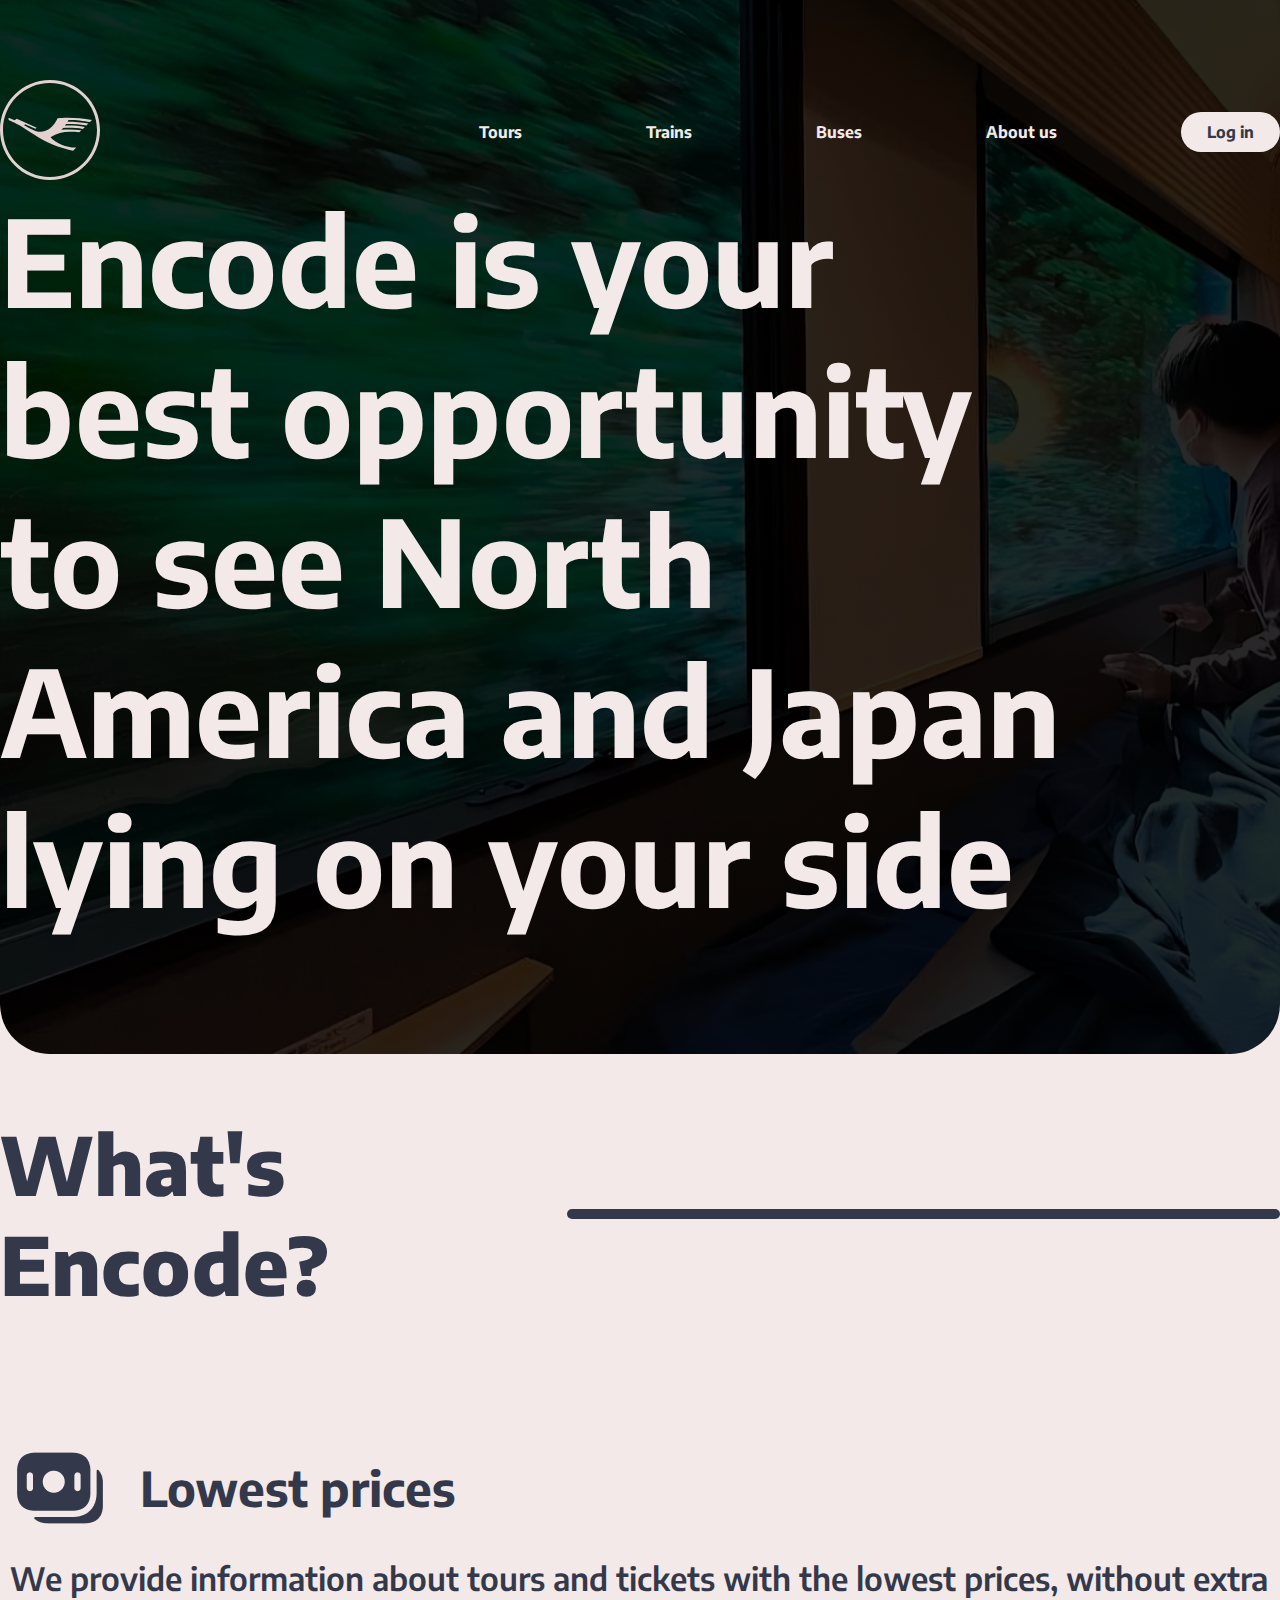
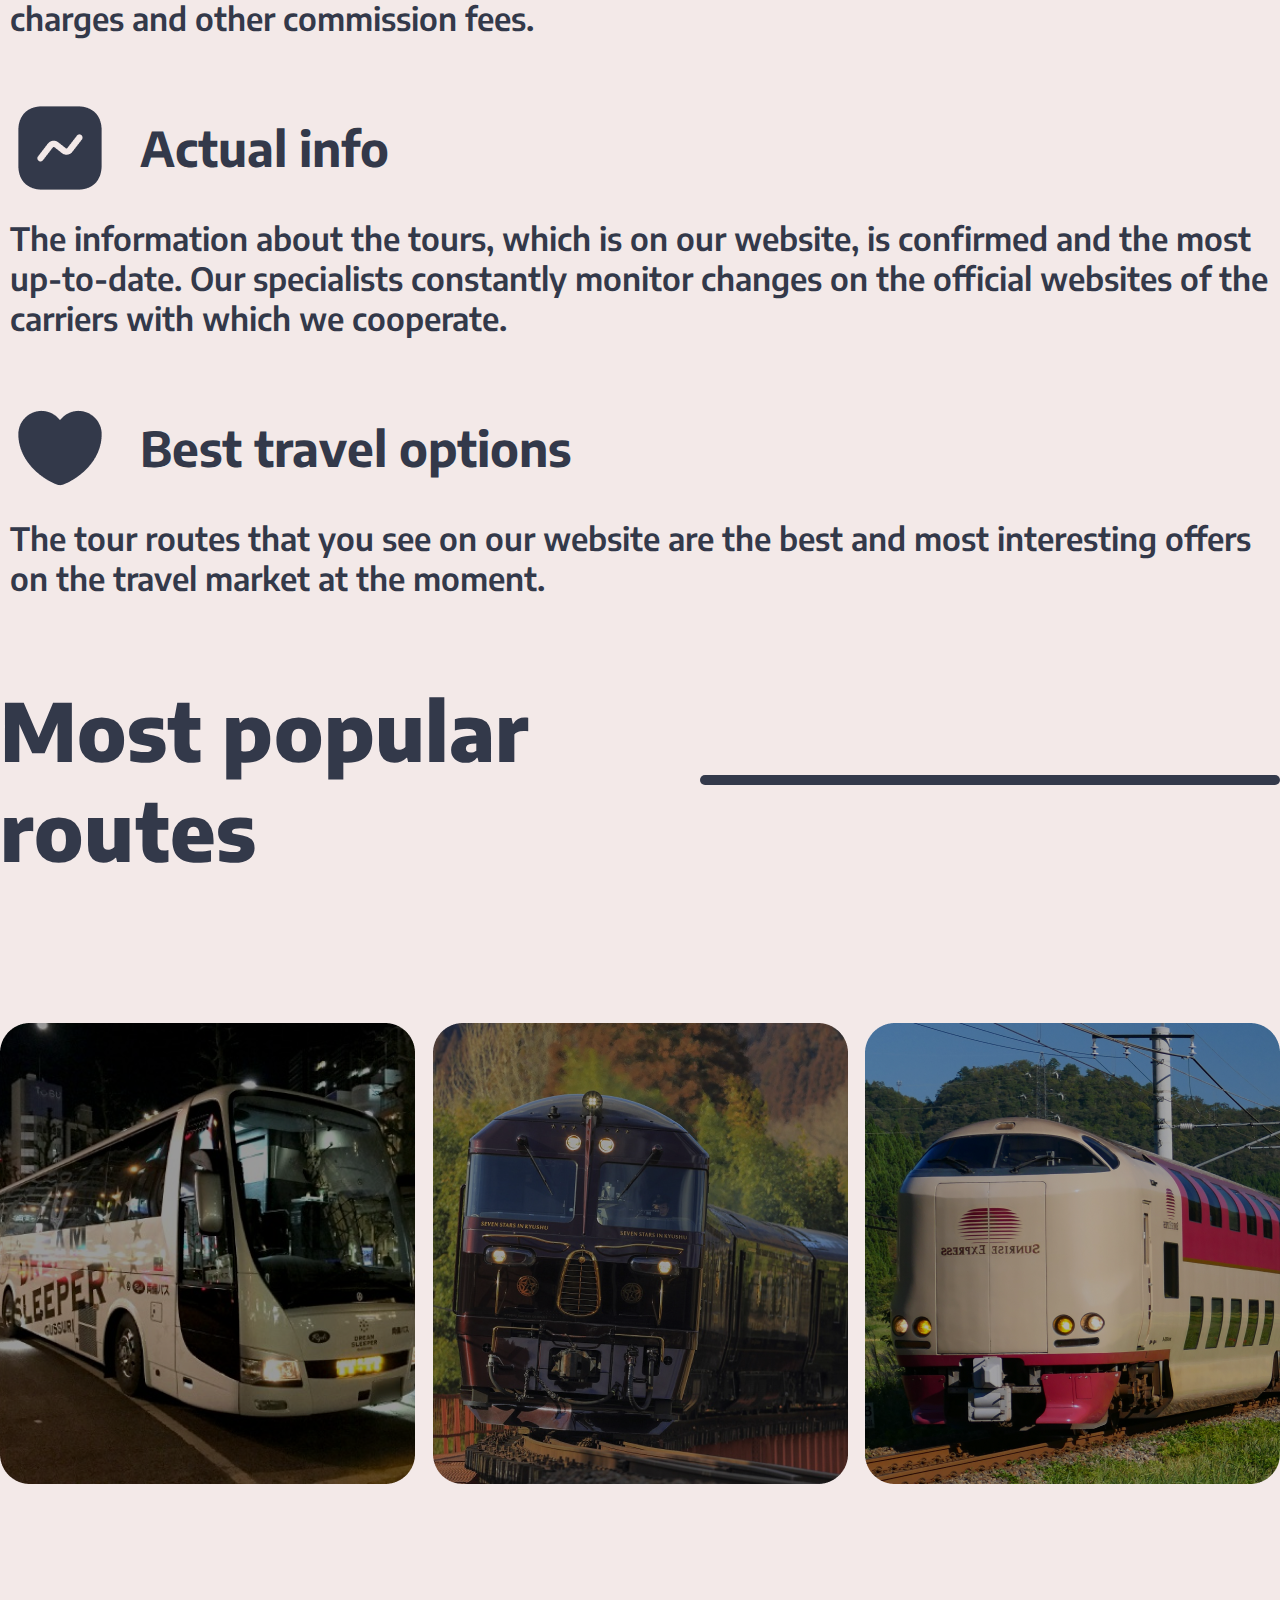
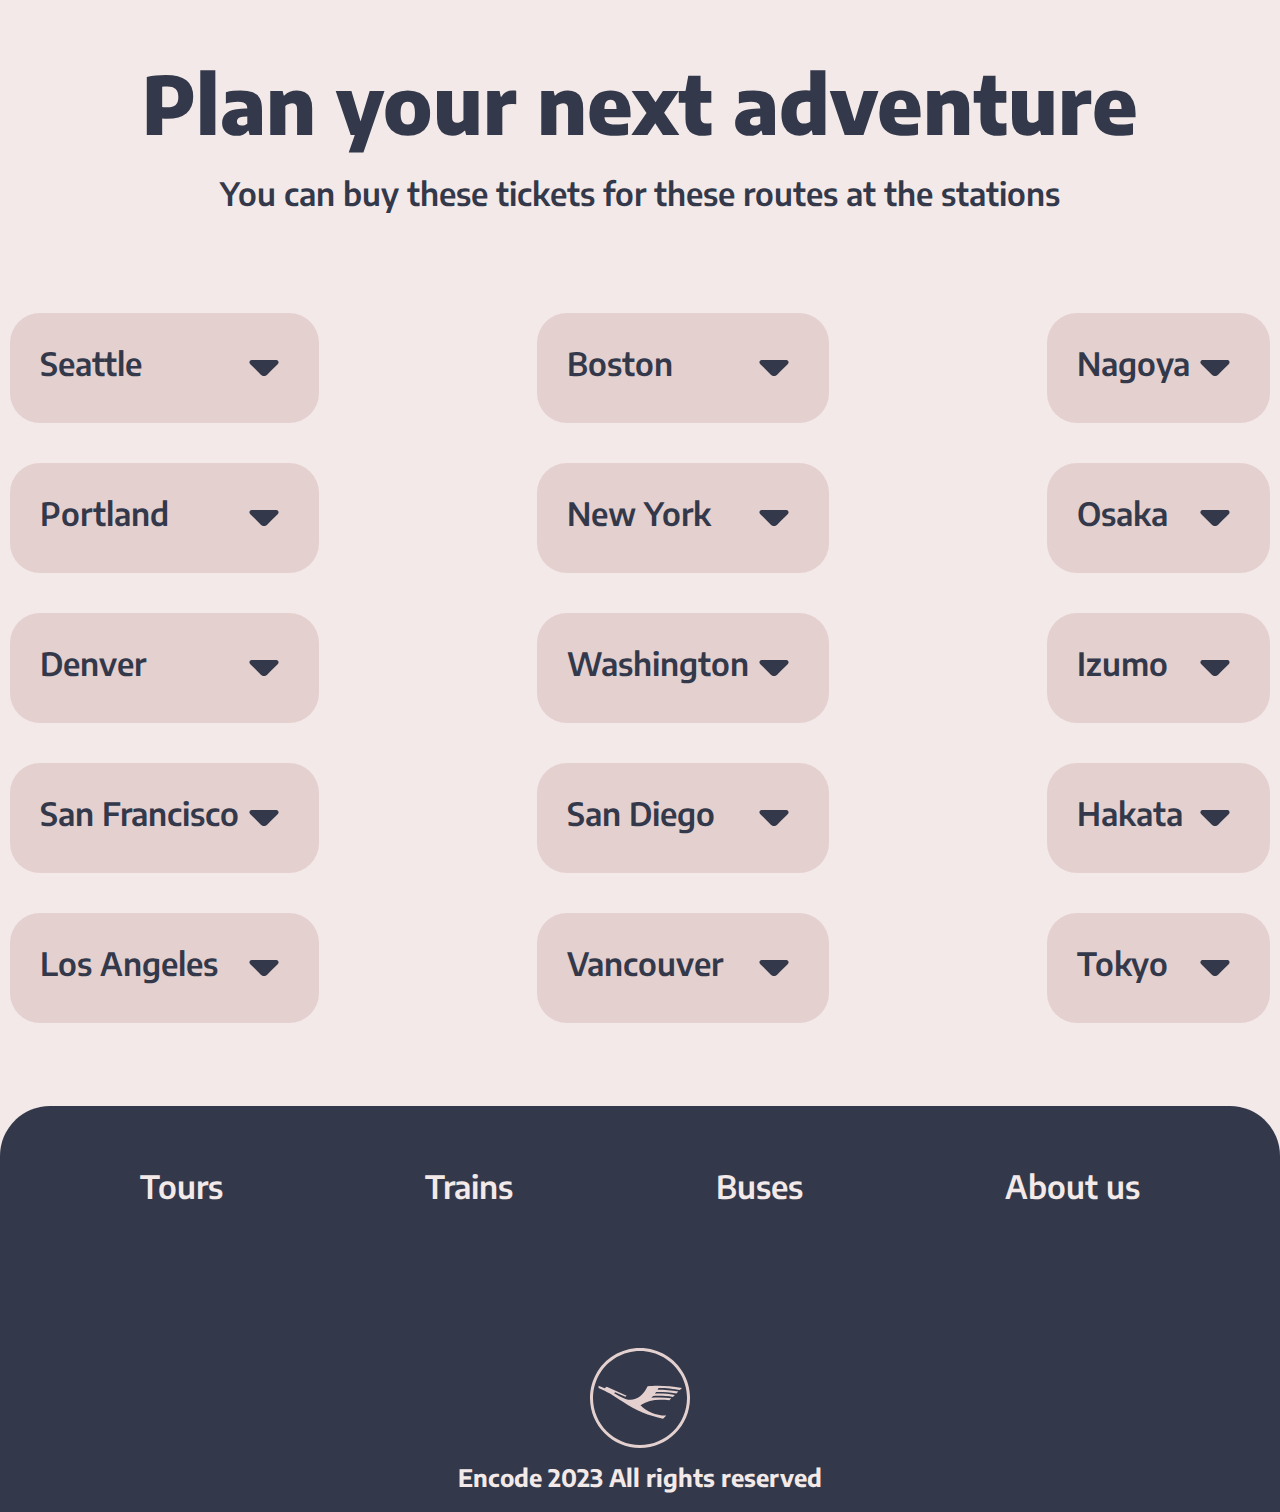
<file: index.html>
<!DOCTYPE html>
<html lang="en">
<head>
    <meta charset="UTF-8">
    <meta http-equiv="X-UA-Compatible" content="IE=edge">
    <meta name="viewport" content="width=device-width, initial-scale=1.0">
    <link rel="stylesheet" href="style/main.css">
    <link rel="preconnect" href="https://fonts.googleapis.com">
    <link rel="preconnect" href="https://fonts.gstatic.com" crossorigin>
    <link href="https://fonts.googleapis.com/css2?family=Encode+Sans:wght@100;200;300;400;500;600;700;800;900&display=swap" rel="stylesheet">
    <title>Encode</title>
</head>
<body>
    <header class="mainhead">
        <nav>
            <ul class="navbar">
                <div class="bigopened">
                    <li class="nav-item logo-item bigscreenlogo"><a href="index.html"><img src="img/logo.svg" alt="logo"></a></li>
                    <div class="nav-item-links-block">
                        <li class="nav-item"><a class="list-link-el" href="tours.html">Tours</a></li>
                        <li class="nav-item"><a class="list-link-el" href="trains.html">Trains</a></li>
                        <li class="nav-item"><a class="list-link-el" href="buses.html">Buses</a></li>
                        <li class="nav-item"><a class="list-link-el" href="about.html">About us</a></li>
                        <li class="nav-item"><button class="nav-but">Log in</button></li>
                    </div>
                </div>
                <div class="closedlogobtndiv">
                    <li class="nav-item logo-item"><a href="index.html"><img class="logo-item" src="img/logo.svg" alt="logo"></a></li>
                    <img class="whitedownarrow" src="img/цршеуфккщц.svg" alt="downarrow">
                    <li class="logobutton"><button class="nav-but">Log in</button></li>
                </div>
                <div class="openednav">
                    <div class="logobtndiv">
                        <li class="nav-item logo-item"><a href="index.html"><img class="logo-item" src="img/logo.svg" alt="logo"></a></li>
                        <img class="whiteuparrow" src="img/uparrow.svg" alt="downarrow">
                        <li class="logobutton"><button class="nav-but">Log in</button></li>
                    </div>
                    <div class="nav-item-links-block">
                        <li class="nav-item"><a class="list-link-el" href="tours.html">Tours</a></li>
                        <li class="nav-item"><a class="list-link-el" href="trains.html">Trains</a></li>
                        <li class="nav-item"><a class="list-link-el" href="buses.html">Buses</a></li>
                        <li class="nav-item"><a class="list-link-el" href="about.html">About us</a></li>
                        <li class="nav-item"><button class="nav-but">Log in</button></li>
                    </div>
                </div>
            </ul>

        </nav>
        <section class="hero">
            <h1 class="heading">Encode is your best opportunity to see North America and Japan lying on your side</h1>
        </section>
        <div class="signupdiv">
            <section class="signup">
                <p class="closetextone">x</p>
                <h2 class="headinlogin">Log in right now</h2>
                <form action="POST" class="loginform">
                    <input type="text" placeholder="Username">
                    <input type="password" placeholder="Password">
                </form>
                <div class="bottomsectionlog">
                    <button class="signupbtn">Log in</button>
                    <a class="tologin">I don’t have an account</a>
                </div>
            </section>
        </div>
        <div class="logindiv">
            <section class="login">
                <p class="closetexttwo">x</p>
                <h2 class="headinlogin">Sign up right now</h2>
                <form action="POST" class="loginform">
                    <input type="text" placeholder="Username">
                    <input type="text" placeholder="Password">
                    <input type="text" placeholder="First name">
                    <input type="text" placeholder="Second name">
                </form>
                <div class="bottomsectionlog">
                    <button class="signupbtn">Register</button>
                    <a class="tosign">I already have an account</a>
                </div>
            </section>
        </div>
    </header>
    <main>
        <section class="question">
            <div class="top-section">
                <h2>What's Encode?</h2>
                <div class="mini-line">

                </div>
            </div>
            <div class="bottom-section">
                <div class="answer-box">
                    <div class="answer-icon">
                        <img class="answerminiicon" src="img/lowest.png" alt="lowest">
                        <h3 class="info-heading">Lowest prices</h3>
                    </div>
                    <p class="info-text">We provide information about tours and tickets with the lowest prices, without extra charges and other commission fees.</p>
                    <div class="answer-icon">
                        <img class="answerminiicon" src="img/info.png" alt="actual">
                        <h3 class="info-heading">Actual info</h3>
                    </div>
                    <p class="info-text">The information about the tours, which is on our website, is confirmed and the most up-to-date. Our specialists constantly monitor changes on the official websites of the carriers with which we cooperate.</p>
                    <div class="answer-icon">
                        <img class="answerminiicon" src="img/heart.png" alt="heart">
                        <h3 class="info-heading">Best travel options</h3>
                    </div>
                    <p class="info-text">The tour routes that you see on our website are the best and most interesting offers on the travel market at the moment.</p>
                </div>
            </div>
        </section>
        <section class="popular">
            <div class="top-section">
                <h2>Most popular routes</h2>
                <div class="mini-line second-one-line">

                </div>
            </div>
            <div class="routes-section">
                <div class="img-route">
                    <img class="routeimg" src="img/bus1.png" alt="">
                </div>
                <div class="img-route">
                    <img class="routeimg" src="img/train2.png" alt="">
                </div>
                <div class="img-route">
                    <img class="routeimg" src="img/train3.png" alt="">
                </div>
            </div>
        </section>
        <section class="popular">
            <div class="top-section plan">
                <h2 class="plan-text">Plan your next adventure</h2>
                <p class="info-text">You can buy these tickets for these routes at the stations</p>
            </div>
            <div class="plan-section">
                <div class="rowplan">
                    <div class="plancard firstcard">
                        <div class="openedplancard">
                            <p class="plancardtext">Seattle</p>
                            <img class="arrowdown firstarrow" src="img/arrowdown2.svg" alt="downarrow">
                        </div>
                    </div>
                    <div class="bigopenedplancard firstbigcard">
                        <div class="openedplancard">
                            <p class="plancardtext">Seattle</p>
                            <img class="arrowdown firstclosearrow" src="img/arrowdown2.svg" alt="downarrow">
                        </div>
                        <div class="addedcontent">
                            <div class="addbar"></div>
                            <p class="addedtext">New York - 3k$ <br>1499 mls. 2 days</p>
                            <p class="addedtext">San Diego - 1k$ <br>249 mls. 1 day</p>
                        </div>
                    </div>
                    <div class="plancard secondcard">
                        <div class="openedplancard">
                            <p class="plancardtext">Portland</p>
                            <img class="arrowdown secondarrow" src="img/arrowdown2.svg" alt="downarrow">
                        </div>
                    </div>
                    <div class="bigopenedplancard secondbigcard">
                        <div class="openedplancard">
                            <p class="plancardtext">Portland</p>
                            <img class="arrowdown secondclosearrow" src="img/arrowdown2.svg" alt="downarrow">
                        </div>
                        <div class="addedcontent">
                            <div class="addbar"></div>
                            <p class="addedtext">Vancouver - 1,5k$ <br>1100 mls. 1 day</p>
                            <p class="addedtext">Los Angeles - 2k$ <br>490 mls. 1 day</p>
                            <p class="addedtext">Orenburg - 2k$ <br>1800 mls. 2 days</p>
                        </div>
                    </div>
                    <div class="plancard thirdcard">
                        <div class="openedplancard">
                            <p class="plancardtext">Denver</p>
                            <img class="arrowdown thirdarrow" src="img/arrowdown2.svg" alt="downarrow">
                        </div>
                    </div>
                    <div class="bigopenedplancard thirdbigcard">
                        <div class="openedplancard">
                            <p class="plancardtext">Denver</p>
                            <img class="arrowdown thirdclosearrow" src="img/arrowdown2.svg" alt="downarrow">
                        </div>
                        <div class="addedcontent">
                            <div class="addbar"></div>
                            <p class="addedtext">Dallas - 1k$ <br>800 mls. 1 day</p>
                            <p class="addedtext">Moskwa - 3,2k$ <br>2390 mls. 2 days</p>
                        </div>
                    </div>
                    <div class="plancard fourthcard">
                        <div class="openedplancard">
                            <p class="plancardtext">San Francisco</p>
                            <img class="arrowdown fourtharrow" src="img/arrowdown2.svg" alt="downarrow">
                        </div>
                    </div>
                    <div class="bigopenedplancard fourthbigcard">
                        <div class="openedplancard">
                            <p class="plancardtext">San Francisco</p>
                            <img class="arrowdown fourthclosearrow" src="img/arrowdown2.svg" alt="downarrow">
                        </div>
                        <div class="addedcontent">
                            <div class="addbar"></div>
                            <p class="addedtext">Sacramento - 800$ <br>200 mls. 1 day</p>
                            <p class="addedtext">Delover - 3,2k$ <br>4300 mls. 3 days</p>
                        </div>
                    </div>
                    <div class="plancard fifthcard">
                        <div class="openedplancard">
                            <p class="plancardtext">Los Angeles</p>
                            <img class="arrowdown fiftharrow" src="img/arrowdown2.svg" alt="downarrow">
                        </div>
                    </div>
                    <div class="bigopenedplancard fifthbigcard">
                        <div class="openedplancard">
                            <p class="plancardtext">Los Angeles</p>
                            <img class="arrowdown fifthclosearrow" src="img/arrowdown2.svg" alt="downarrow">
                        </div>
                        <div class="addedcontent">
                            <div class="addbar"></div>
                            <p class="addedtext">Massachusetts - 5k$ <br>5300 mls. 4 days</p>
                            <p class="addedtext">Samara - 2k$ <br>1200 mls. 2 days</p>
                            <p class="addedtext">Hawkins - 2,4k$ <br>1500 mls. 2 days</p>
                        </div>
                    </div>
                </div>
                <div class="rowplan">
                    <div class="plancard sixthcard">
                        <div class="openedplancard">
                            <p class="plancardtext">Boston</p>
                            <img class="arrowdown sixtharrow" src="img/arrowdown2.svg" alt="downarrow">
                        </div>
                    </div>
                    <div class="bigopenedplancard sixthbigcard">
                        <div class="openedplancard">
                            <p class="plancardtext">Boston</p>
                            <img class="arrowdown sixthclosearrow" src="img/arrowdown2.svg" alt="downarrow">
                        </div>
                        <div class="addedcontent">
                            <div class="addbar"></div>
                            <p class="addedtext">Los Angeles - 5,8k$ <br>7500 mls. 6 days</p>
                            <p class="addedtext">Kazan - 190$ <br>230 mls. 1 day</p>
                            <p class="addedtext">Saha - 2k$ <br>900 mls. 2 days</p>
                        </div>
                    </div>
                    <div class="plancard seventhcard">
                        <div class="openedplancard">
                            <p class="plancardtext">New York</p>
                            <img class="arrowdown seventharrow" src="img/arrowdown2.svg" alt="downarrow">
                        </div>
                    </div>
                    <div class="bigopenedplancard seventhbigcard">
                        <div class="openedplancard">
                            <p class="plancardtext">New York</p>
                            <img class="arrowdown seventhclosearrow" src="img/arrowdown2.svg" alt="downarrow">
                        </div>
                        <div class="addedcontent">
                            <div class="addbar"></div>
                            <p class="addedtext">Pheonix - 1,8k$ <br>2900 mls. 3 days</p>
                            <p class="addedtext">New Jersey - 120$ <br>100 mls. 1 day</p>
                        </div>
                    </div>
                    <div class="plancard eightthcard">
                        <div class="openedplancard">
                            <p class="plancardtext">Washington</p>
                            <img class="arrowdown eighttharrow" src="img/arrowdown2.svg" alt="downarrow">
                        </div>
                    </div>
                    <div class="bigopenedplancard eightthbigcard">
                        <div class="openedplancard">
                            <p class="plancardtext">Washington</p>
                            <img class="arrowdown eightthclosearrow" src="img/arrowdown2.svg" alt="downarrow">
                        </div>
                        <div class="addedcontent">
                            <div class="addbar"></div>
                            <p class="addedtext">Portland - 1,4k$ <br>2000 mls. 3 days</p>
                            <p class="addedtext">Bronx - 3k$ <br>1500 mls. 2 days</p>
                            <p class="addedtext">Seattle - 2,3k$ <br>800 mls. 1 day</p>
                            <p class="addedtext">Twin Peaks - 9k$ <br>1000 mls. 2 days</p>
                        </div>
                    </div>
                    <div class="plancard ninthcard">
                        <div class="openedplancard">
                            <p class="plancardtext">San Diego</p>
                            <img class="arrowdown nintharrow" src="img/arrowdown2.svg" alt="downarrow">
                        </div>
                    </div>
                    <div class="bigopenedplancard ninthbigcard">
                        <div class="openedplancard">
                            <p class="plancardtext">San Diego</p>
                            <img class="arrowdown ninthclosearrow" src="img/arrowdown2.svg" alt="downarrow">
                        </div>
                        <div class="addedcontent">
                            <div class="addbar"></div>
                            <p class="addedtext">Whiteburg - 1,7k$ <br>1500 mls. 2 days</p>
                            <p class="addedtext">Opentown - 2,5k$ <br>200 mls. 1 day</p>
                        </div>
                    </div>
                    <div class="plancard tenthcard">
                        <div class="openedplancard">
                            <p class="plancardtext">Vancouver</p>
                            <img class="arrowdown tentharrow" src="img/arrowdown2.svg" alt="downarrow">
                        </div>
                    </div>
                    <div class="bigopenedplancard tenthbigcard">
                        <div class="openedplancard">
                            <p class="plancardtext">Vancouver</p>
                            <img class="arrowdown tenthclosearrow" src="img/arrowdown2.svg" alt="downarrow">
                        </div>
                        <div class="addedcontent">
                            <div class="addbar"></div>
                            <p class="addedtext">New York - 1,3k$ <br>590 mls. 1 day</p>
                            <p class="addedtext">Massachusetts - 3k$ <br>2900 mls. 2 days</p>
                        </div>
                    </div>
                </div>
                <div class="rowplan">
                    <div class="plancard eleventhcard">
                        <div class="openedplancard">
                            <p class="plancardtext">Nagoya</p>
                            <img class="arrowdown eleventharrow" src="img/arrowdown2.svg" alt="downarrow">
                        </div>
                    </div>
                    <div class="bigopenedplancard eleventhbigcard">
                        <div class="openedplancard">
                            <p class="plancardtext">Nagoya</p>
                            <img class="arrowdown eleventhclosearrow" src="img/arrowdown2.svg" alt="downarrow">
                        </div>
                        <div class="addedcontent">
                            <div class="addbar"></div>
                            <p class="addedtext">Tokyo - 1,3k$ <br>550 mls. 2 days</p>
                            <p class="addedtext">Sendai - 3k$ <br>300 mls. 1 days</p>        
                        </div>
                    </div>
                    <div class="plancard twelvethcard">
                        <div class="openedplancard">
                            <p class="plancardtext">Osaka</p>
                            <img class="arrowdown twelvetharrow" src="img/arrowdown2.svg" alt="downarrow">
                        </div>
                    </div>
                    <div class="bigopenedplancard twelvethbigcard">
                        <div class="openedplancard">
                            <p class="plancardtext">Osaka</p>
                            <img class="arrowdown twelvethclosearrow" src="img/arrowdown2.svg" alt="downarrow">
                        </div>
                        <div class="addedcontent">
                            <div class="addbar"></div>
                            <p class="addedtext">Fukui - 2k$ <br>900 mls. 3 days</p>
                            <p class="addedtext">Himeji - 6,8k$ <br>1400 mls. 4 days</p>
                        </div>
                    </div>
                    <div class="plancard thirteenthcard">
                        <div class="openedplancard">
                            <p class="plancardtext">Izumo</p>
                            <img class="arrowdown thirteentharrow" src="img/arrowdown2.svg" alt="downarrow">
                        </div>
                    </div>
                    <div class="bigopenedplancard thirteenthbigcard">
                        <div class="openedplancard">
                            <p class="plancardtext">Izumo</p>
                            <img class="arrowdown thirteenthclosearrow" src="img/arrowdown2.svg" alt="downarrow">
                        </div>
                        <div class="addedcontent">
                            <div class="addbar"></div>
                            <p class="addedtext">Kyoto - 200$ <br>50 mls. 1 day</p>
                            <p class="addedtext">Iwaki - 1,8k$ <br>420 mls. 2 days</p>
                            <p class="addedtext">Fukuyama - 4k$ <br>690 mls. 2 days</p>
                        </div>
                    </div>
                    <div class="plancard fourteenthcard">
                        <div class="openedplancard">
                            <p class="plancardtext">Hakata</p>
                            <img class="arrowdown fourteentharrow" src="img/arrowdown2.svg" alt="downarrow">
                        </div>
                    </div>
                    <div class="bigopenedplancard fourteenthbigcard">
                        <div class="openedplancard">
                            <p class="plancardtext">Hakata</p>
                            <img class="arrowdown fourteenthclosearrow" src="img/arrowdown2.svg" alt="downarrow">
                        </div>
                        <div class="addedcontent">
                            <div class="addbar"></div>
                            <p class="addedtext">Kanzawa - 1,8k$ <br>400 mls. 4 days</p>
                            <p class="addedtext">Kure - 6k$ <br>900 mls. 2 days</p>
                            <p class="addedtext">Nagoya - 4,2k$ <br>1600 mls. 1 day</p>
                        </div>
                    </div>
                    <div class="plancard fifteenthcard">
                        <div class="openedplancard">
                            <p class="plancardtext">Tokyo</p>
                            <img class="arrowdown fifteentharrow" src="img/arrowdown2.svg" alt="downarrow">
                        </div>
                    </div>
                    <div class="bigopenedplancard fifteenthbigcard">
                        <div class="openedplancard">
                            <p class="plancardtext">Tokyo</p>
                            <img class="arrowdown fifteenthclosearrow" src="img/arrowdown2.svg" alt="downarrow">
                        </div>
                        <div class="addedcontent">
                            <div class="addbar"></div>
                            <p class="addedtext">Okazaki - 190k$ <br>60 mls. 1 day</p>
                            <p class="addedtext">Nagasaki - 4k$ <br>200 mls. 1 day</p>
                            <p class="addedtext">Chiba - 2,1k$ <br>940 mls. 3 days</p>
                            <p class="addedtext">Hakata - 5k$ <br>1500 mls. 5 days</p>
                        </div>
                    </div>
                </div>
            </div>
        </section>
    </main>
    <footer>
        <div class="links">
            <ul class="link-list">
                <li class="list-link-el"><a class="list-link-el" href="tours.html">Tours</a></li>
                <li class="list-link-el"><a class="list-link-el" href="trains.html">Trains</a></li>
                <li class="list-link-el"><a class="list-link-el" href="buses.html">Buses</a></li>
                <li class="list-link-el"><a class="list-link-el" href="about.html">About us</a></li>
            </ul>
        </div>
        <div class="comp-info">
            <img src="img/logo.svg" alt="logo">
            <p class="footer-info-text">Encode 2023 All rights reserved</p>
        </div>
    </footer>
    <script src="config/script.js"></script>
</body>
</html>
</file>
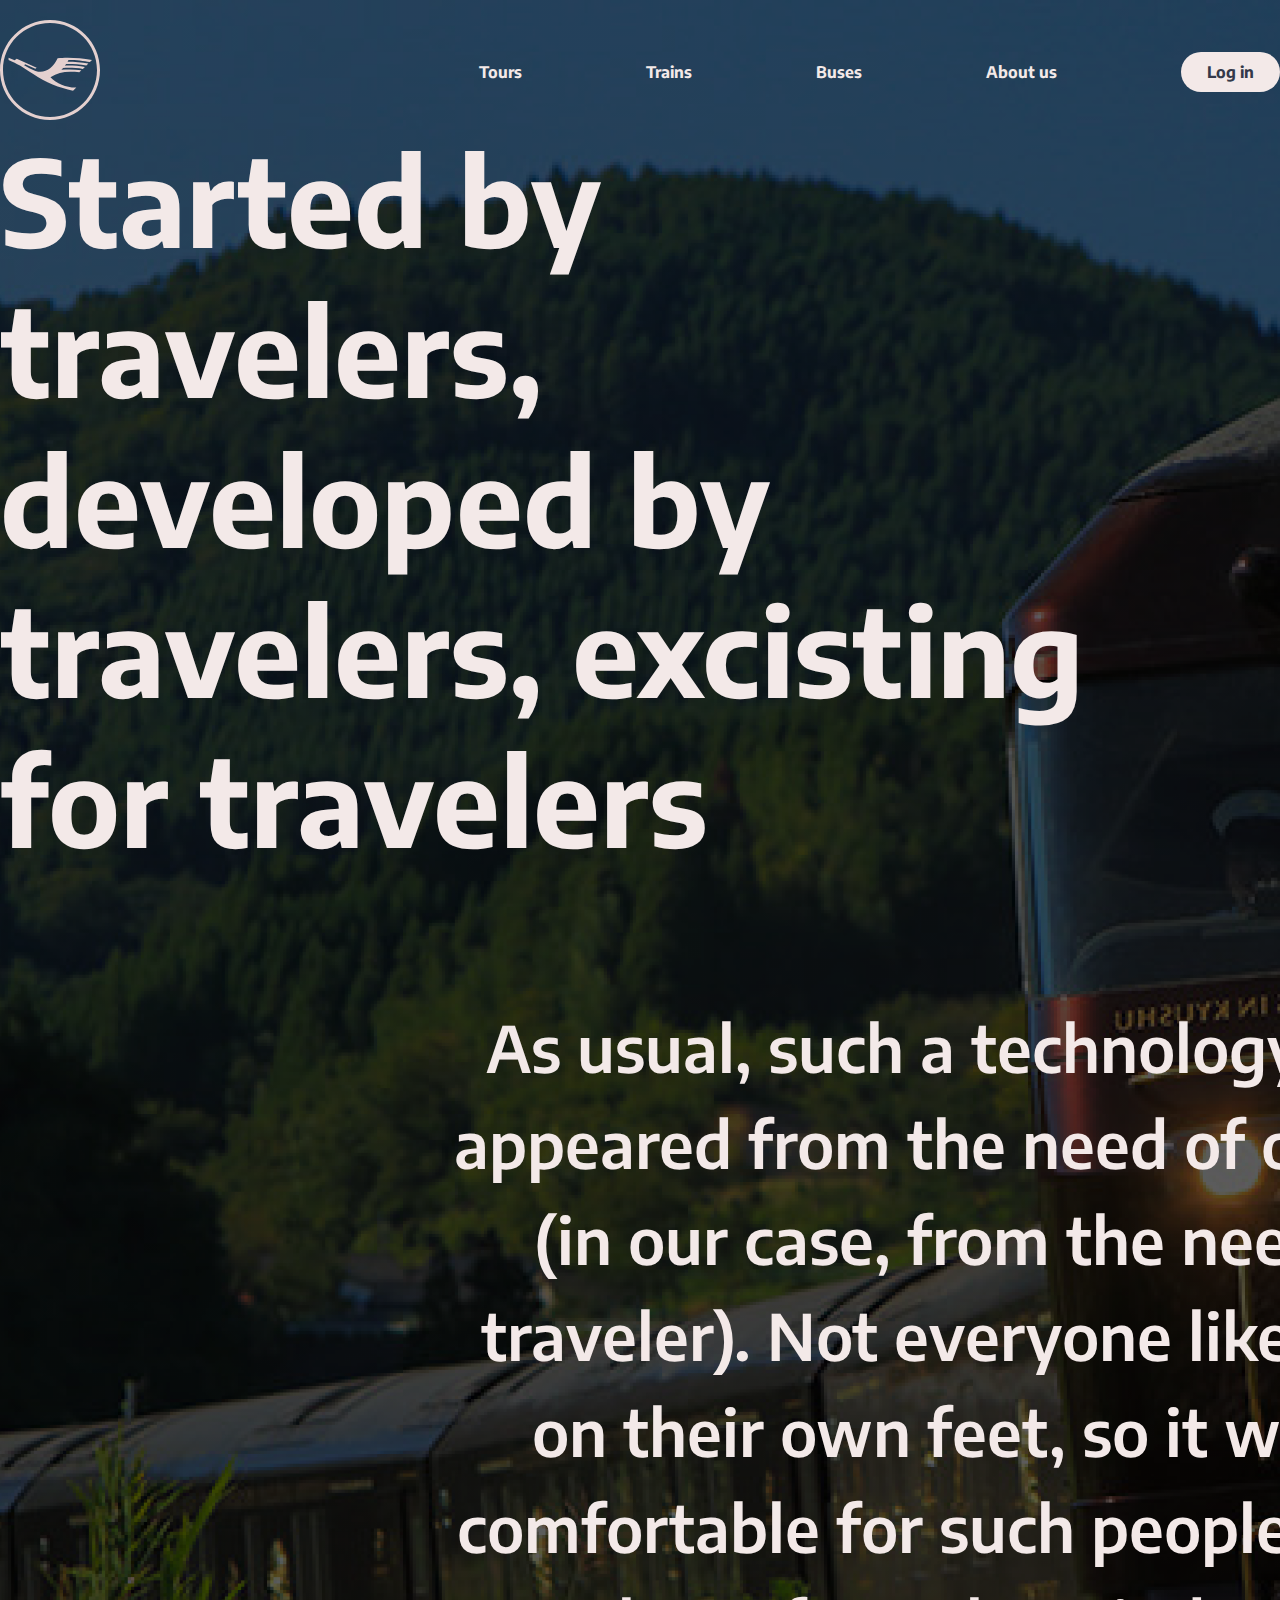
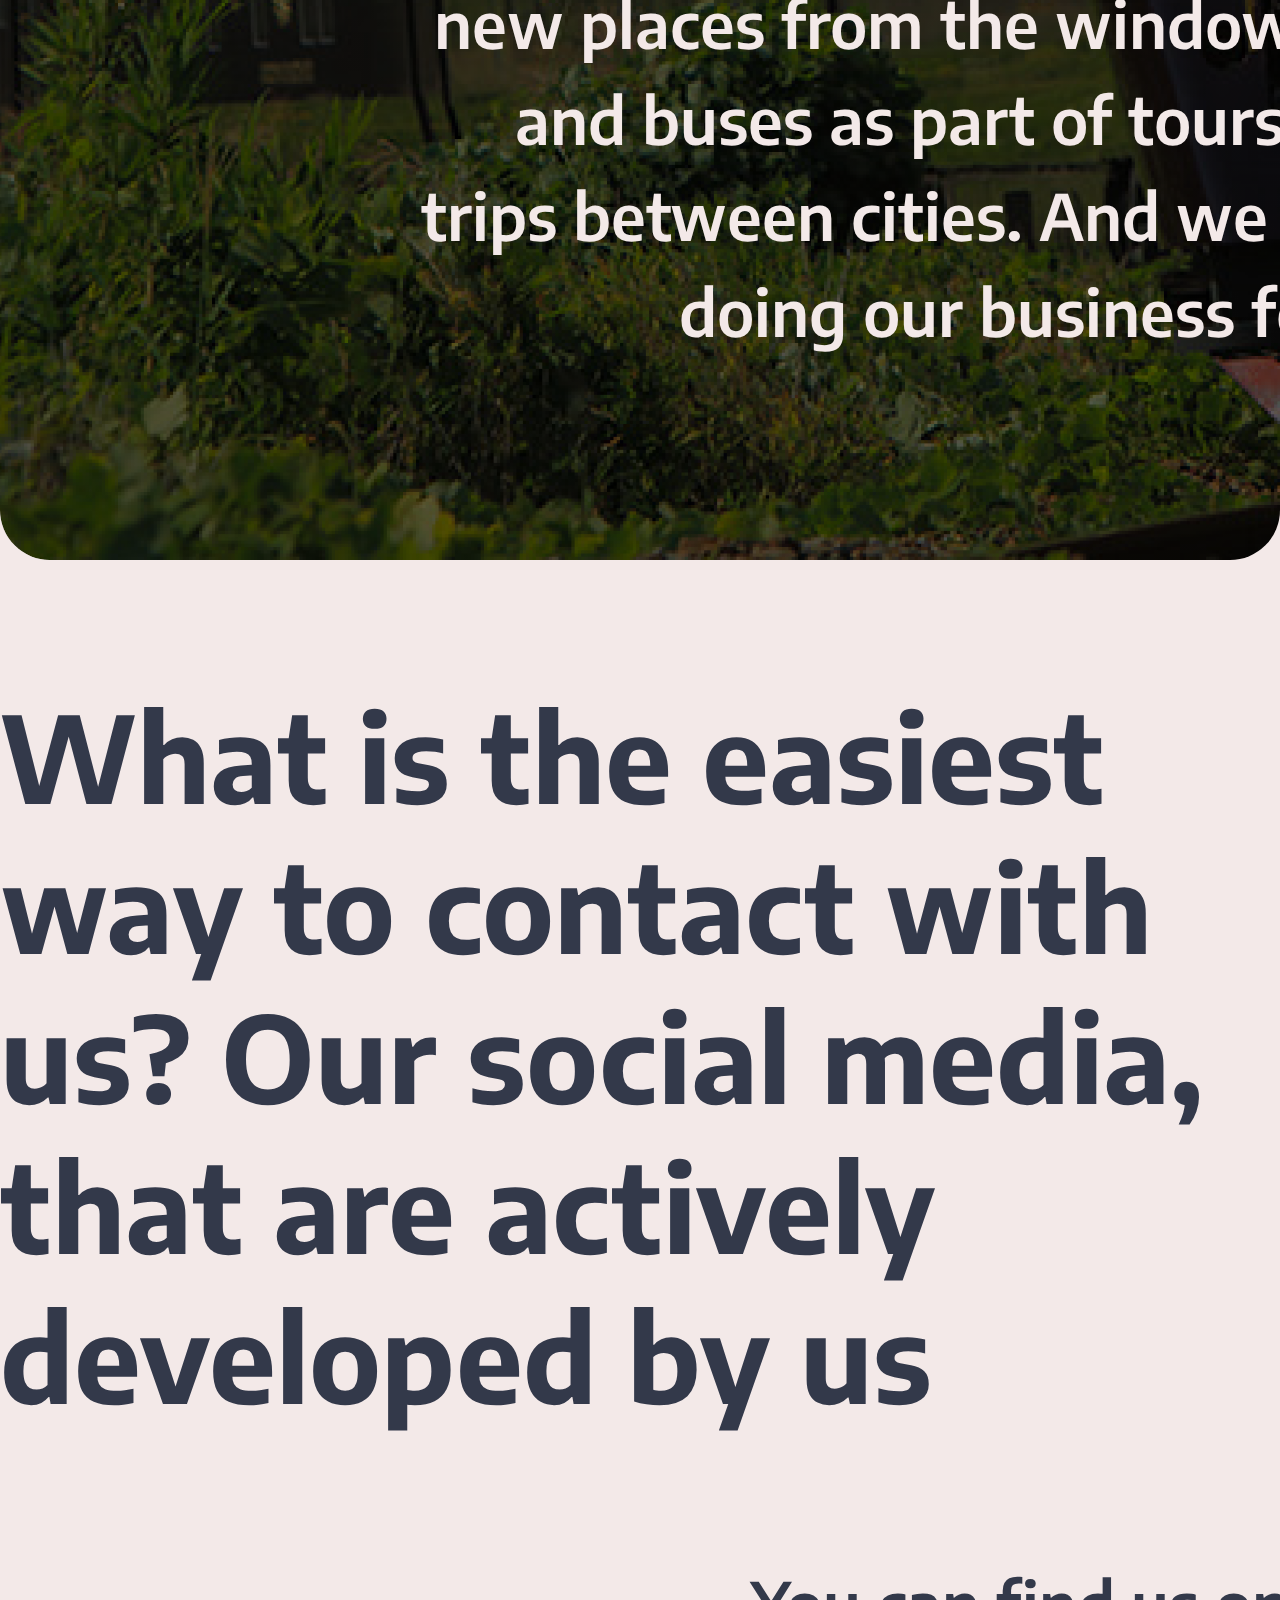
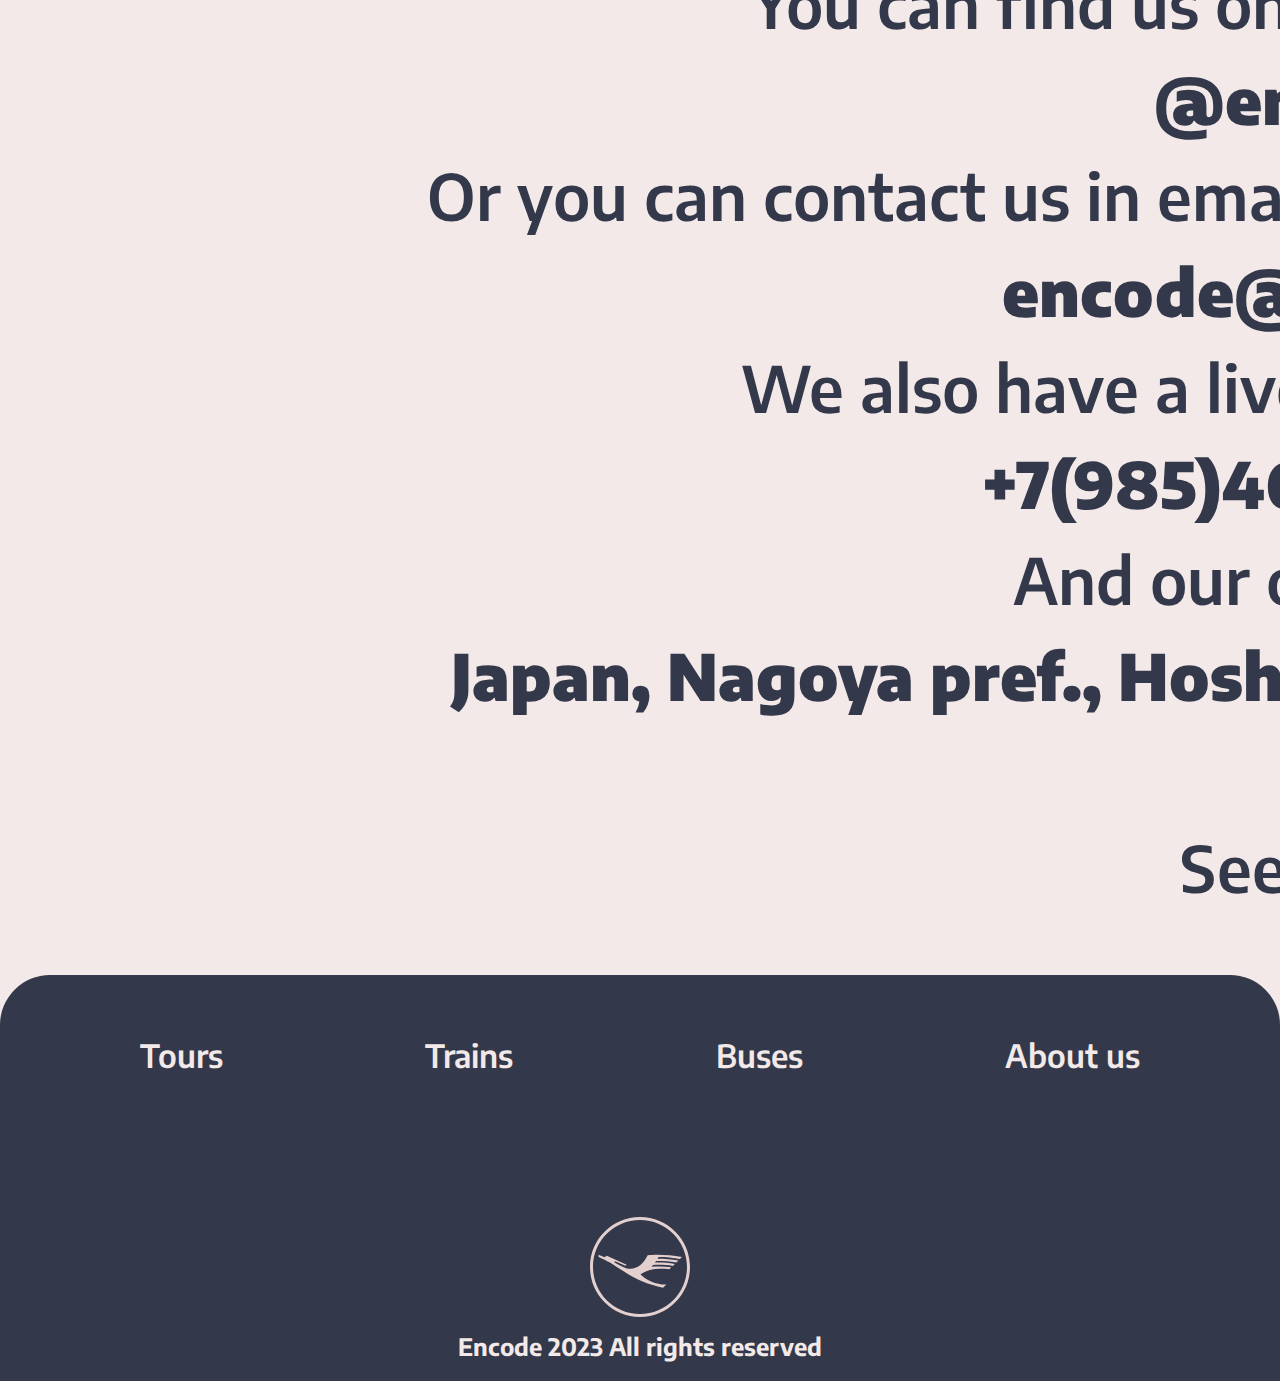
<file: about.html>
<!DOCTYPE html>
<html lang="en">
    <head>
        <meta charset="UTF-8">
        <meta http-equiv="X-UA-Compatible" content="IE=edge">
        <meta name="viewport" content="width=device-width, initial-scale=1.0">
        <link rel="stylesheet" href="style/main.css">
        <link rel="preconnect" href="https://fonts.googleapis.com">
        <link rel="preconnect" href="https://fonts.gstatic.com" crossorigin>
        <link href="https://fonts.googleapis.com/css2?family=Encode+Sans:wght@100;200;300;400;500;600;700;800;900&display=swap" rel="stylesheet">
        <title>Encode</title>
    </head>
<body>
    <header class="aboutushead">
        <nav>
            <ul class="navbar">
                <li class="nav-item logo-item"><a href="index.html"><img src="img/logo.svg" alt="logo"></a></li>
                <div class="nav-item-links-block">
                    <li class="nav-item"><a class="list-link-el" href="tours.html">Tours</a></li>
                    <li class="nav-item"><a class="list-link-el" href="trains.html">Trains</a></li>
                    <li class="nav-item"><a class="list-link-el" href="buses.html">Buses</a></li>
                    <li class="nav-item"><a class="list-link-el" href="about.html">About us</a></li>
                    <li class="nav-item"><button class="nav-but">Log in</button></li>
                </div>
            </ul>
        </nav>
        <section class="aboutext">
            <div class="firsthero">
                <h1 class="heading">Started by travelers, developed by travelers, excisting for travelers</h1>
            </div>
            <div class="secondhero">
                <p class="aboutparagraph">As usual, such a technology company appeared from the need of one person (in our case, from the need of a lazy traveler). Not everyone likes to travel on their own feet, so it will be more comfortable for such people to look at new places from the windows of trains and buses as part of tours or on solo trips between cities. And we have been doing our business for 8 years.</p>
            </div>
        </section>
        <div class="signupdiv">
            <section class="signup">
                <p class="closetextone">x</p>
                <h2 class="headinlogin">Log in right now</h2>
                <form action="POST" class="loginform">
                    <input type="text" placeholder="Username">
                    <input type="password" placeholder="Password">
                </form>
                <div class="bottomsectionlog">
                    <button class="signupbtn">Log in</button>
                    <a class="tologin">I don’t have an account</a>
                </div>
            </section>
        </div>
        <div class="logindiv">
            <section class="login">
                <p class="closetexttwo">x</p>
                <h2 class="headinlogin">Sign up right now</h2>
                <form action="POST" class="loginform">
                    <input type="text" placeholder="Username">
                    <input type="text" placeholder="Password">
                    <input type="text" placeholder="First name">
                    <input type="text" placeholder="Second name">
                </form>
                <div class="bottomsectionlog">
                    <button class="signupbtn">Register</button>
                    <a class="tosign">I already have an account</a>
                </div>
            </section>
        </div>
    </header>
    <main>
        <div class="aboutmain">
            <div class="mainleft">
                <h1 class="headingmain">What is the easiest way to contact with us? Our social media, that are actively developed by us</h1>
            </div>
            <div class="mainright">
                <p class="aboutparagraphmain">You can find us on telegram: <br><b>@encodetrav</b>
                    <br>Or you can contact us in email services: <b>encode@trav.com</b>
                    <br>We also have a live-support:<br>
                    <b>+7(985)468-68-89</b>
                    <br>And our office is at:
                    <br><b>Japan, Nagoya pref., Hoshiko st. 9A</b>
                    <br><br>
                    See you soon!</p>
            </div>
        </div>
    </main>
    <footer>
        <div class="links">
            <ul class="link-list">
                <li><a class="list-link-el" href="tours.html">Tours</a></li>
                <li><a class="list-link-el" href="trains.html">Trains</a></li>
                <li><a class="list-link-el" href="buses.html">Buses</a></li>
                <li><a class="list-link-el" href="about.html">About us</a></li>
            </ul>
        </div>
        <div class="comp-info">
            <img src="img/logo.svg" alt="logo">
            <p class="footer-info-text">Encode 2023 All rights reserved</p>
        </div>
    </footer>
    <script src="config/script.js"></script>
</body>
</html>
</file>
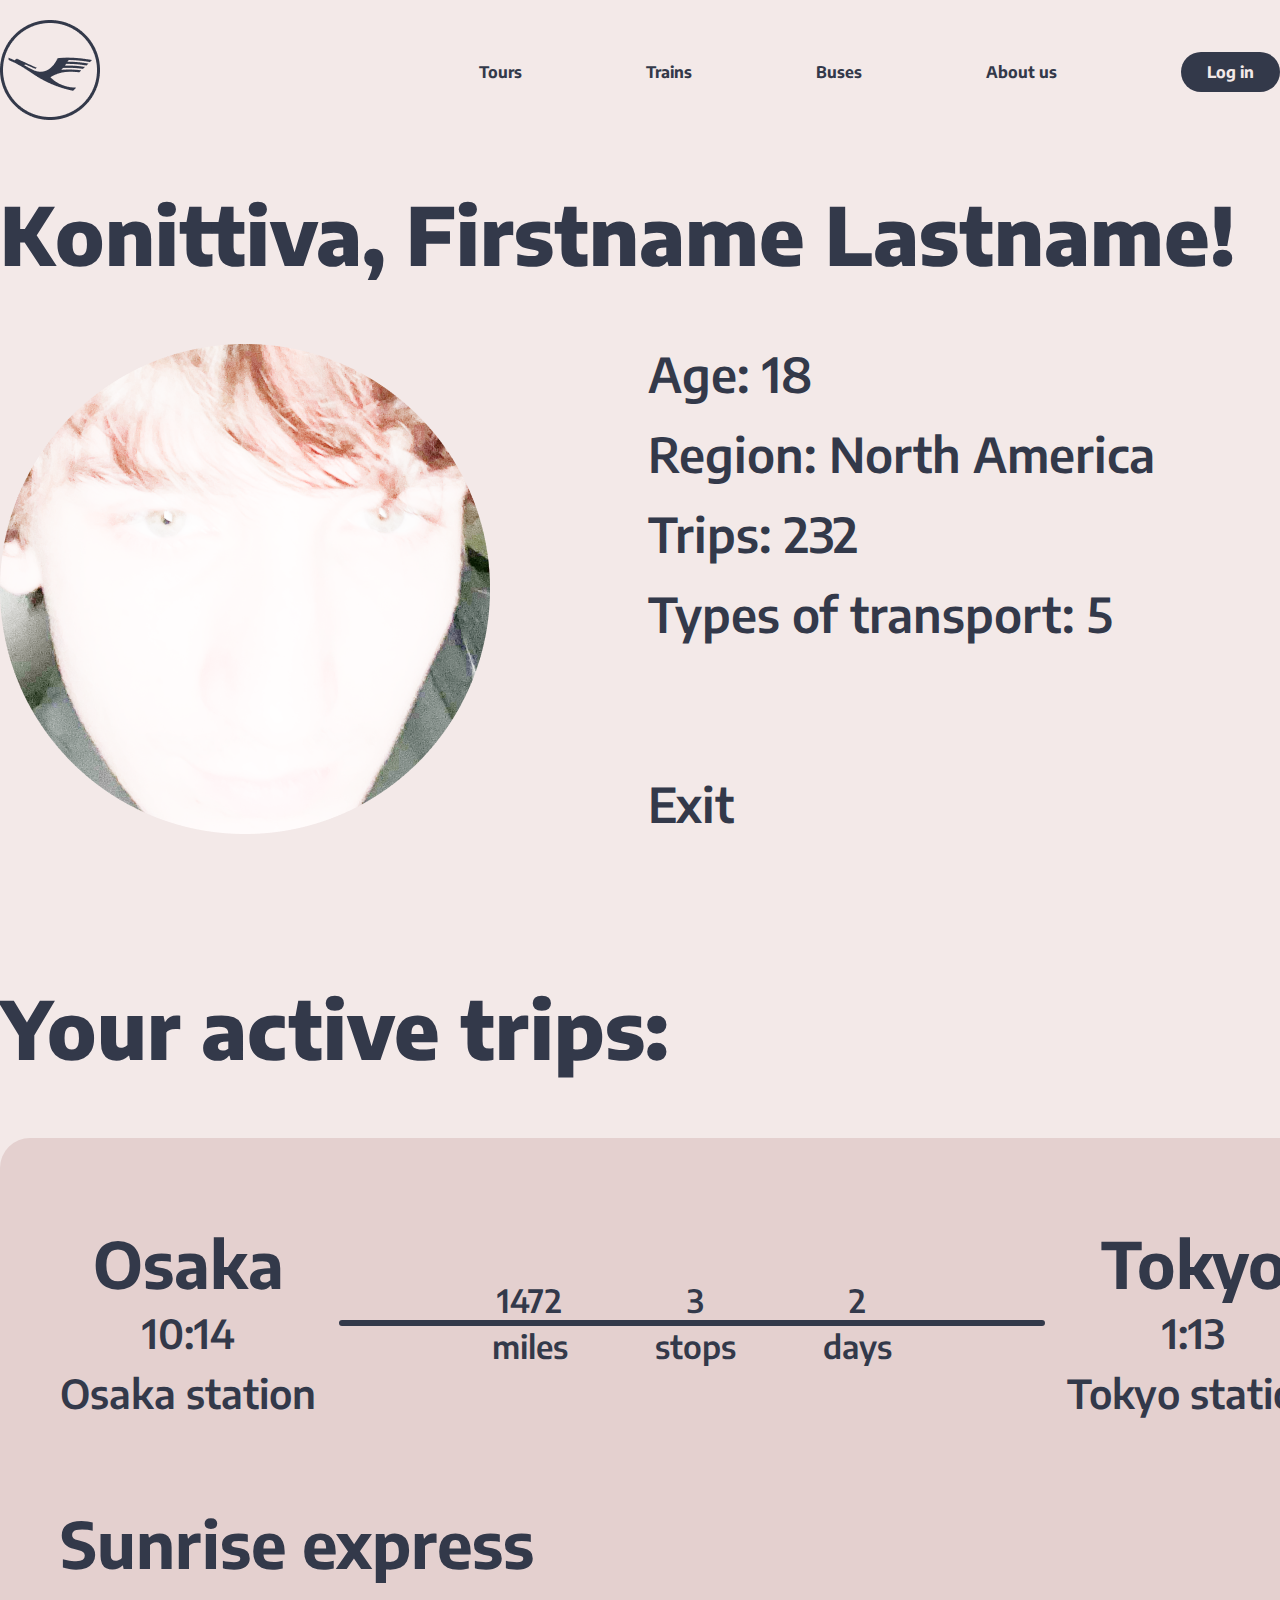
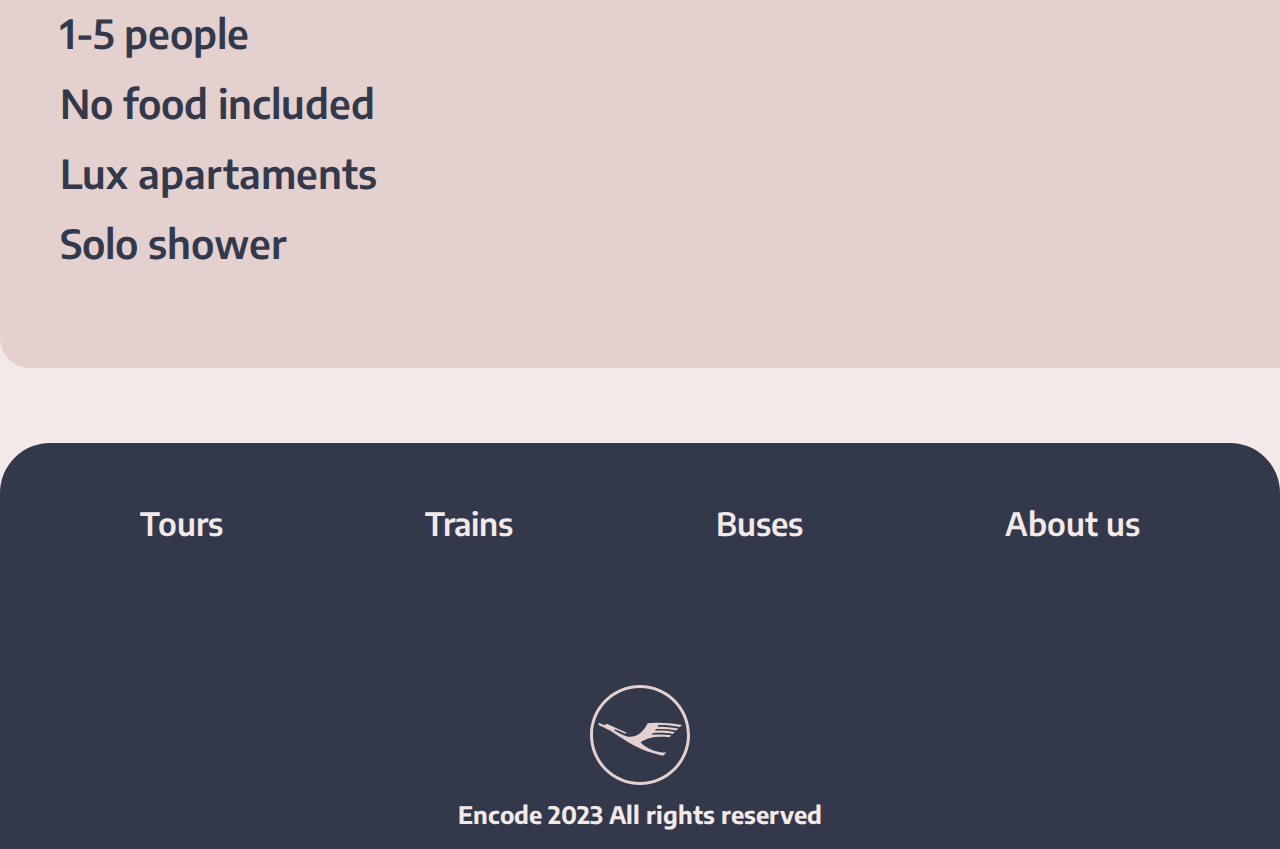
<file: account.html>
<!DOCTYPE html>
<html lang="en">
    <head>
        <meta charset="UTF-8">
        <meta http-equiv="X-UA-Compatible" content="IE=edge">
        <meta name="viewport" content="width=device-width, initial-scale=1.0">
        <link rel="stylesheet" href="style/main.css">
        <link rel="preconnect" href="https://fonts.googleapis.com">
        <link rel="preconnect" href="https://fonts.gstatic.com" crossorigin>
        <link href="https://fonts.googleapis.com/css2?family=Encode+Sans:wght@100;200;300;400;500;600;700;800;900&display=swap" rel="stylesheet">
        <title>Encode</title>
    </head>
<body>
    <header class="simplehead">
        <nav>
            <ul class="navbar">
                <li class="nav-item logo-item"><a href="index.html"><img src="img/blacklogo.png" alt="logo"></a></li>
                <div class="nav-item-links-block">
                    <li class="nav-item"><a class="list-link-el blackel" href="tours.html">Tours</a></li>
                    <li class="nav-item"><a class="list-link-el blackel" href="trains.html">Trains</a></li>
                    <li class="nav-item"><a class="list-link-el blackel" href="buses.html">Buses</a></li>
                    <li class="nav-item"><a class="list-link-el blackel" href="about.html">About us</a></li>
                    <li class="nav-item"><button class="black-but">Log in</button></li>
                </div>
            </ul>
        </nav>
        <section class="person">
            <h1 class="konittiva">Konittiva, Firstname Lastname!</h1>
            <div class="personalinfo">
                <div class="leftinf">
                    <img src="img/person.png" alt="">
                </div>
                <div class="rightinf">
                    <p class="acctext">Age: 18</p>
                    <p class="acctext">Region: North America</p>
                    <p class="acctext">Trips: 232</p>
                    <p class="acctext">Types of transport: 5</p>
                    <p class="acctext"><a>Exit</a></p>
                </div>
            </div>
        </section>
    </header>
    <main>
        <section class="tripslist">
            <h1 class="konittiva">Your active trips:</h1>
            <article class="ticket">
                <div class="destination">
                    <div class="startpoint">
                        <h2 class="city">Osaka</h2>
                        <p class="ticket_text">10:14</p>
                        <p class="ticket_text">Osaka station</p>
                    </div>
                    <div class="tripline">
                        <div class="cifri">
                            <p class="first-center-item">1472</p>
                            <p class="center-item-num">3</p>
                            <p>2</p>
                        </div>
                        <div class="line">
                        </div>
                        <div class="letters">
                            <p >miles</p>
                            <p class="center-item">stops</p>
                            <p>days</p>
                        </div>
                    </div>
                    <div class="endpoint">
                        <h2 class="city">Tokyo</h2>
                        <p class="ticket_text">1:13</p>
                        <p class="ticket_text">Tokyo station</p>
                    </div>
                </div>
                <div class="traininfo">
                    <h2 class="trainname">Sunrise express</h2>
                    <p class="train_text">1-5 people</p>
                    <p class="train_text">No food included</p>
                    <p class="train_text">Lux apartaments</p>
                    <p class="train_text">Solo shower</p>
                </div>
            </article>
        </section>
    </main>
    <footer>
        <div class="links">
            <ul class="link-list">
                <li><a class="list-link-el" href="tours.html">Tours</a></li>
                <li><a class="list-link-el" href="trains.html">Trains</a></li>
                <li><a class="list-link-el" href="buses.html">Buses</a></li>
                <li><a class="list-link-el" href="about.html">About us</a></li>
            </ul>
        </div>
        <div class="comp-info">
            <img src="img/logo.svg" alt="logo">
            <p class="footer-info-text">Encode 2023 All rights reserved</p>
        </div>
    </footer>
</body>
</html>
</file>
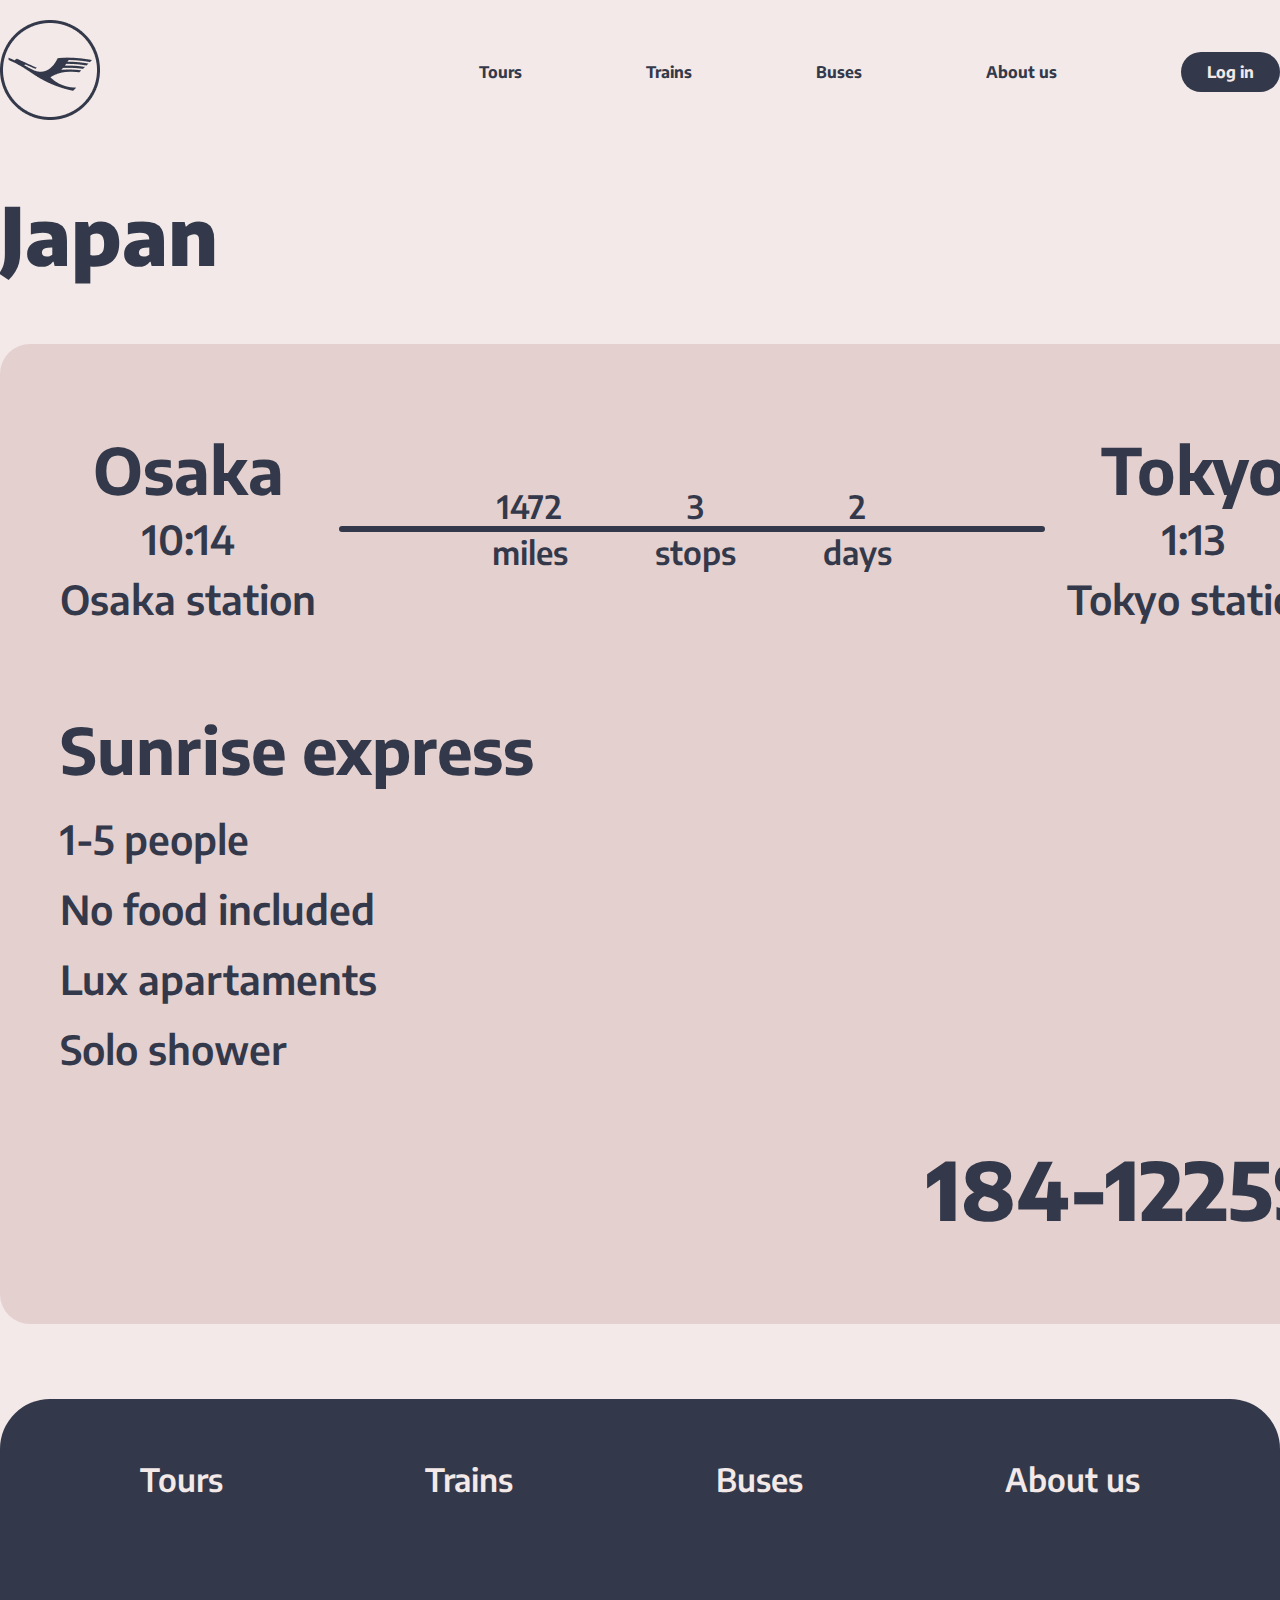
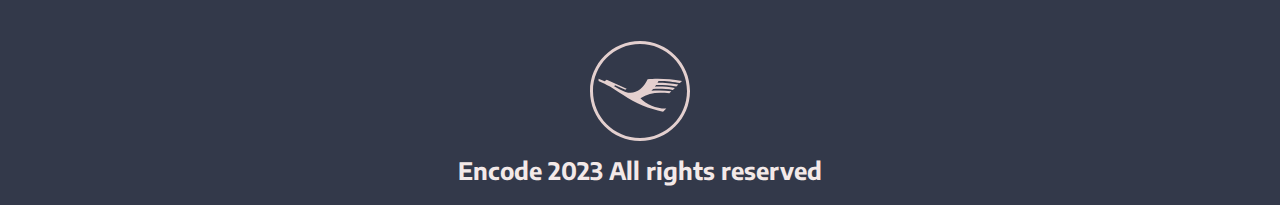
<file: buses.html>
<!DOCTYPE html>
<html lang="en">
    <head>
        <meta charset="UTF-8">
        <meta http-equiv="X-UA-Compatible" content="IE=edge">
        <meta name="viewport" content="width=device-width, initial-scale=1.0">
        <link rel="stylesheet" href="style/main.css">
        <link rel="preconnect" href="https://fonts.googleapis.com">
        <link rel="preconnect" href="https://fonts.gstatic.com" crossorigin>
        <link href="https://fonts.googleapis.com/css2?family=Encode+Sans:wght@100;200;300;400;500;600;700;800;900&display=swap" rel="stylesheet">
        <title>Encode</title>
    </head>
<body>
    <header class="simplehead">
        <nav>
            <ul class="navbar">
                <li class="nav-item logo-item"><a href="index.html"><img src="img/blacklogo.png" alt="logo"></a></li>
                <div class="nav-item-links-block">
                    <li class="nav-item"><a class="list-link-el blackel" href="tours.html">Tours</a></li>
                    <li class="nav-item"><a class="list-link-el blackel" href="trains.html">Trains</a></li>
                    <li class="nav-item"><a class="list-link-el blackel" href="buses.html">Buses</a></li>
                    <li class="nav-item"><a class="list-link-el blackel" href="about.html">About us</a></li>
                    <li class="nav-item"><button class="black-but">Log in</button></li>
                </div>
            </ul>
        </nav>
        <div class="signupdiv">
            <section class="signup">
                <p class="closetextone">x</p>
                <h2 class="headinlogin">Log in right now</h2>
                <form action="POST" class="loginform">
                    <input type="text" placeholder="Username">
                    <input type="password" placeholder="Password">
                </form>
                <div class="bottomsectionlog">
                    <button class="signupbtn">Log in</button>
                    <a class="tologin">I don’t have an account</a>
                </div>
            </section>
        </div>
        <div class="logindiv">
            <section class="login">
                <p class="closetexttwo">x</p>
                <h2 class="headinlogin">Sign up right now</h2>
                <form action="POST" class="loginform">
                    <input type="text" placeholder="Username">
                    <input type="text" placeholder="Password">
                    <input type="text" placeholder="First name">
                    <input type="text" placeholder="Second name">
                </form>
                <div class="bottomsectionlog">
                    <button class="signupbtn">Register</button>
                    <a class="tosign">I already have an account</a>
                </div>
            </section>
        </div>
    </header>
    <main>
        <section class="tripslist">
            <h1 class="konittiva">Japan</h1>
            <article class="ticket">
                <div class="destination">
                    <div class="startpoint">
                        <h2 class="city">Osaka</h2>
                        <p class="ticket_text">10:14</p>
                        <p class="ticket_text">Osaka station</p>
                    </div>
                    <div class="tripline">
                        <div class="cifri">
                            <p class="first-center-item">1472</p>
                            <p class="center-item-num">3</p>
                            <p>2</p>
                        </div>
                        <div class="line">
                        </div>
                        <div class="letters">
                            <p >miles</p>
                            <p class="center-item">stops</p>
                            <p>days</p>
                        </div>
                    </div>
                    <div class="endpoint">
                        <h2 class="city">Tokyo</h2>
                        <p class="ticket_text">1:13</p>
                        <p class="ticket_text">Tokyo station</p>
                    </div>
                </div>
                <div class="traininfo">
                    <h2 class="trainname">Sunrise express</h2>
                    <p class="train_text">1-5 people</p>
                    <p class="train_text">No food included</p>
                    <p class="train_text">Lux apartaments</p>
                    <p class="train_text">Solo shower</p>
                </div>
                <h1 class="price">184-1225$</h1>
            </article>
        </section>
    </main>
    <footer>
        <div class="links">
            <ul class="link-list">
                <li><a class="list-link-el" href="tours.html">Tours</a></li>
                <li><a class="list-link-el" href="trains.html">Trains</a></li>
                <li><a class="list-link-el" href="buses.html">Buses</a></li>
                <li><a class="list-link-el" href="about.html">About us</a></li>
            </ul>
        </div>
        <div class="comp-info">
            <img src="img/logo.svg" alt="logo">
            <p class="footer-info-text">Encode 2023 All rights reserved</p>
        </div>
    </footer>
    <script src="config/script.js"></script>
</body>
</html>
</file>
<file: style/main.css>
*{
    margin: 0;
    padding: 0;
    text-decoration: none;
    list-style: none;
}

html{
    background-color: #F3E9E8;
}

.mainhead{
    background: linear-gradient(0deg, rgba(0, 0, 0, 0.6), rgba(0, 0, 0, 0.6)), url(../img/maxresdefault-DEqX5JALr-transformed\ 1.png);
    background-size: cover;
    padding-top: 60px;
    padding-bottom: 120px;
    border-radius: 0px 0px 50px 50px;
}

h1{
    font-family: 'Encode Sans';
    font-style: normal;
    font-weight: 700;
    font-size: 120px;
    color: #F3E9E8;
}

section{
    width: 100%;
    max-width: 1590px;
}

.top-section{
    display: flex;
    align-items: center;
}

h2{
    font-family: 'Encode Sans';
    font-style: normal;
    font-weight: 800;
    font-size: 80px;
    color: #33394A;
}

.mini-line{
    width: 893px;
    height: 10px;
    background-color: #33394A;
    border-radius: 20px;
    margin-left: 60px;
}

.answer-icon{
    display: flex;
    align-items: center;
    margin-bottom: 20px;
}

h3{
    font-family: 'Encode Sans';
    font-style: normal;
    font-weight: 700;
    font-size: 48px;
    color: #33394A;
}

p{
    font-family: 'Encode Sans';
    font-style: normal;
    font-weight: 600;
    font-size: 32px;
    color: #33394A;
}

.answer-box{
    margin: 124px auto 0px auto;
    max-width: 1260px;
    width: 100%;
}

.question{
    margin: 60px auto 43px auto;
    max-width: 1590px;
    width: 100%;
}

.info-heading{
    margin-left: 30px;
}

.info-text{
    margin-bottom: 60px;
}

.hero{
    max-width: 1590px;
    width: 100%;
    margin: 0 auto;
}

.heading{
    width: 1105px;
    /* margin-top: 60px; */
}

.navbar{
    display: flex;
    max-width: 1590px;
    width: 100%;
    margin: 0 auto;
    align-content: center;
    justify-content: space-between;
}

.nav-item{
    font-family: 'Encode Sans';
    font-style: normal;
    font-weight: 700;
    font-size: 16px;
    color: #F3E9E8;
    margin-right: 124px;
}

.nav-item:nth-child(5){
    margin-right: 0;
}

.nav-but{
    background-color: #F3E9E8;
    padding: 10px 26px;
    border: none;
    border-radius: 20px;
    font-family: 'Encode Sans';
    font-style: normal;
    font-weight: 700;
    font-size: 16px;
    color: #33394A;
    cursor: pointer;
}

.nav-but:hover{
    background-color: #33394A;
    color: #E4D0CF;
}

.nav-item-links-block{
    display: flex;
    justify-content: space-between;
    align-items: center;
}

.second-one-line{
    width: 729px;
}

.popular{
    margin: 82px auto 43px auto;
    max-width: 1590px;
    width: 100%;
}

.routes-section{
    margin: 143px auto 165px auto;
    display: flex;
    text-align: center;
    justify-content: space-between;
    max-width: 1470px;
    width: 100%;
}

.plan{
    display: block;
    text-align: center;
}

.plan-text{
    margin-bottom: 20px;
}

.plan-section{
    margin: 0px auto 40px auto;
    max-width: 1260px;
    width: 100%;
    display: flex;
    justify-content: space-between;
}

.rowplan{
    display: block;
}

.plancard{
    display: block;
    background: #E4D0CF;
    border-radius: 30px;
    padding: 30px;
    margin-top: 40px;
    margin-bottom: 40px;
    justify-content: space-between;
    align-content: center;
}

.bigopenedplancard{
    display: block;
    background: #E4D0CF;
    border-radius: 30px;
    padding: 30px 30px 10px 30px;
    margin-top: 40px;
    margin-bottom: 40px;
    justify-content: space-between;
    align-content: center;
    display: none;
}

.openedplancard{
    display: flex;
    justify-content: space-between;
}

.addedcontent{
    display: block;
}

.arrowdown{
    cursor: pointer;
}

.addedtext{
    margin-top: 20px;
    margin-bottom: 20px;
    cursor: pointer;
}

.addbar{
    margin-top: 10px;
    background-color: #33394A;
    height: 3px;
    border-radius: 30px;
}

footer{
    width: 100%;
    background: #33394A;
    border-radius: 50px 50px 0px 0px;
    bottom: 0;
    text-align: center;
    padding: 60px 0px 20px 0px;
}

.footer-info-text{
    font-family: 'Encode Sans';
    font-style: normal;
    font-weight: 700;
    font-size: 24px;
    color: #F3E9E8;
    margin: 10px auto 0px auto;
    background-color: #33394A;
}

.links{
    font-family: 'Encode Sans';
    font-style: normal;
    font-weight: 600;
    font-size: 32px;
    color: #F3E9E8;
    max-width: 1000px;
    width: 100%;
    margin: 0px auto 142px auto;
}

.link-list{
    display: flex;
    justify-content: space-between;
}

.list-link-el{
    color: #F3E9E8;
}

nav{
    padding-top: 20px;
}

.aboutushead{
    background: linear-gradient(0deg, rgba(0, 0, 0, 0.4), rgba(0, 0, 0, 0.4)), url(../img/about.png);
    background-size: cover;
    border-radius: 0px 0px 50px 50px;
    height: 2160px;
}

.aboutext{
    margin: 0 auto;
}

.aboutparagraph{
    font-family: 'Encode Sans';
    font-style: normal;
    font-weight: 600;
    width: 1185px;
    margin-top: 125px;
    margin-left: 405px;
    font-size: 64px;
    line-height: 150%;
    text-align: right;
    color: #F3E9E8;
}

.aboutmain{
    margin: 120px auto 60px auto;
    max-width: 1590px;
    width: 100%;
}

.mainleft{
    max-width: 1295px;
    width: 100%;
}

.headingmain{
    font-family: 'Encode Sans';
    font-style: normal;
    font-weight: 700;
    font-size: 120px;
    line-height: 150px;
    color: #33394A;
}

.aboutparagraphmain{
    color: #33394A;
    text-align: right;
    font-weight: 600;
    font-size: 64px;
    line-height: 150%;
    margin-top: 125px;
    max-width: 1260px;
    width: 100%;
    margin: 125px 0px 0px 330px;
}

.simplehead{
    background: none;
}

.blackel{
    color: #33394A;
}

.black-but{
    background-color: #33394A;
    padding: 10px 26px;
    border: none;
    border-radius: 20px;
    font-family: 'Encode Sans';
    font-style: normal;
    font-weight: 700;
    font-size: 16px;
    color: #F3E9E8;
    cursor: pointer;
}

.black-but:hover{
    background-color: #E4D0CF;
    color: #33394A;
}

.person{
    max-width: 1590px;
    width: 100%;
    margin: 0 auto 140px auto;
}

.konittiva{
    font-family: 'Encode Sans';
    font-style: normal;
    font-weight: 800;
    font-size: 80px;
    line-height: 100px;
    color: #33394A;
    margin-top: 60px;
    margin-bottom: 60px;
}

.personalinfo{
    display: flex;
}

.rightinf{
    margin-left: 158px;
}

.acctext{
    font-weight: 600;
    font-size: 48px;
    margin-bottom: 20px;
}

.acctext:nth-child(5){
    margin-top: 130px;
    margin-bottom: 0;
}

.tripslist{
    max-width: 1590px;
    width: 100%;
    margin: 0 auto 75px auto;
}

.ticket{
    background: #E4D0CF;
    border-radius: 30px;
    width: 1260px;
    padding: 85px 60px;
    margin: 0 auto;
}

.destination{
    display: flex;
    text-align: center;
    justify-content: space-between;
    align-items: center;
}

.startpoint{
    text-align: center;
}

.endpoint{
    text-align: center;
}

.city{
    font-family: 'Encode Sans';
    font-style: normal;
    font-weight: 700;
    font-size: 64px;
    line-height: 80px;
    color: #33394A;
}

.ticket_text{
    font-family: 'Encode Sans';
    font-style: normal;
    font-weight: 600;
    font-size: 40px;
    line-height: 150%;
    color: #33394A;
}

.tripline{
    display: block;
}

.line{
    border: 3px solid #33394A;
    border-radius: 20px;
    width: 700px;
}

.cifri{
    display: flex;
    max-width: 400px;
    width: 100%;
    margin: 0 auto;
}

.letters{
    display: flex;
    max-width: 400px;
    width: 100%;
    margin: 0 auto;
    justify-content: space-between;
}

.center-item-num{
    margin: 0px 145px 0px 125px;
}

.first-center-item{
    margin-left: 5px;
}

.trainname{
    font-family: 'Encode Sans';
    font-style: normal;
    font-weight: 700;
    font-size: 64px;
    line-height: 80px;
    color: #33394A;
}

.traininfo{
    margin-top: 80px;
}

.train_text{
    font-family: 'Encode Sans';
    font-style: normal;
    font-weight: 600;
    font-size: 40px;
    line-height: 150%;
    color: #33394A;
    margin-bottom: 10px;
}

.train_text:nth-child(2){
    margin-top: 20px;
}

.price{
    text-align: right;
    font-family: 'Encode Sans';
    font-style: normal;
    font-weight: 800;
    font-size: 80px;
    line-height: 100px;
    color: #33394A;
    margin-top: 60px;
}

.signupdiv{
    display: none;
    position: fixed;
    background-color: rgba(0, 0, 0, 0.5);
    height: 100%;
    width: 100%;
    left: 0;
    top: 0;
}

.logindiv{
    display: none;
    position: fixed;
    background-color: rgba(0, 0, 0, 0.5);
    height: 100%;
    width: 100%;
    left: 0;
    top: 0;
}

.login{
    background: #E4D0CF;
    max-width: 1260px;
    width: 100%;
    margin: 30px auto 80px auto;
    padding: 100px;
    padding-top: 40px;
    padding-bottom: 40px;
    border-radius: 30px;
    display: none;
}

.signup{
    background: #E4D0CF;
    max-width: 1260px;
    width: 100%;
    margin: 90px auto 80px auto;
    padding: 100px;
    padding-top: 40px;
    padding-bottom: 40px;
    border-radius: 30px;
    display: none;
}

.signupbtn{
    color: #E4D0CF;
    background-color: #33394A;
    padding: 20px 180px;
    border-radius: 30px;
    font-family: 'Encode Sans';
    font-style: normal;
    font-weight: 700;
    font-size: 48px;
    line-height: 60px;
    border: 0;
    margin-top: 30px;
    margin-bottom: 40px;
    max-width: 550px;
    width: 100%;
    cursor: pointer;
}

.closetextone{
    text-align: right;
    font-size: 50px;
    cursor: pointer;
}

.closetexttwo{
    text-align: right;
    font-size: 50px;
    cursor: pointer;
}

.tologin{
    font-family: 'Encode Sans';
    font-style: normal;
    font-weight: 500;
    font-size: 40px;
    line-height: 150%;
    text-align: center; 
    color: #33394A;
    cursor: pointer;
}

.tosign{
    font-family: 'Encode Sans';
    font-style: normal;
    font-weight: 500;
    font-size: 40px;
    line-height: 150%;
    text-align: center; 
    color: #33394A;
    cursor: pointer;
}

input{
    background: none;
    border: 0;
    border-bottom: 6px solid #33394A;
    font-family: 'Encode Sans';
    font-style: normal;
    font-weight: 600;
    font-size: 48px;
    line-height: 60px;
    color: #33394A;
    max-width: 640px;
    width: 100%;
    margin-bottom: 30px;
}

input:nth-child(1){
    margin-top: 100px;
}

.loginform{
    max-width: 700px;
    width: 100%;
    margin: 0 auto;
}

.bottomsectionlog{
    display: block;
    max-width: 560px;
    width: 100%;
    margin: 0 auto;
    text-align: center;
}

.logobtndiv{
    display: none;
}

.bigopened{
    display: flex;
    justify-content: space-between;
    max-width: 1590px;
    width: 100%;
    margin: 0 auto;
}

.closedlogobtndiv{
    display: none;
}

.openednav{
    display: none;
}

@media screen and (min-width:375px) and (max-width:768px){
nav{
    padding-top: 0;
}

.bigopened{
    display: none;
}

.closedlogobtndiv{
    display: flex;
    justify-content: space-between;
    align-items: center;
}

.openednav{
    display: none;
}

.navbar{
    display: block;
    max-width: 350px;
    align-content: center;
    justify-content: space-between;
}

.mainhead{
    padding-bottom: 60px;
    padding-top: 20px;
    border-radius: 0px 0px 50px 50px;
}

.logobtndiv{
    display: flex;
    align-items: center;
    justify-content: space-between;
}


.nav-item{
    font-family: 'Encode Sans';
    font-style: normal;
    font-weight: 700;
    font-size: 16px;
    color: #F3E9E8;
    margin-top: 10px;
    margin-bottom: 10px;
    margin-right: 0px;
}

.nav-item:nth-child(5){
    display: none;
}

.nav-item:nth-child(5){
    margin-bottom: 0;
}

.bigscreenlogo{
    display: none;
}

.logo-item{
    width: 60px;
    height: 60px;
    margin-right: 70px;
}

.nav-item-links-block{
    display: block;
    max-width: 150px;
    width: 100%;
    margin: 0 auto;
    text-align: center;
}

.list-link-el{
    font-size: 28px;
}



h1{
    font-family: 'Encode Sans';
    font-style: normal;
    font-weight: 700;
    font-size: 40px;
    color: #F3E9E8;
}

h2{
    font-family: 'Encode Sans';
    font-style: normal;
    font-weight: 800;
    font-size: 25px;
    color: #33394A;
}

.heading{
    width: 350px;
    margin: 30px auto 0px auto;
}

.mini-line{
    display: none;
}

.routes-section{
    display: block;
}

.routeimg{
    max-width: 350px;
    width: 100%;
    margin-top: 30px;
    margin-bottom: 30px;
}

.top-section{
    max-width: 300px;
    width: 100%;
    margin: 0 auto;
    text-align: center;
}

h2{
    margin: 0 auto;
}

.question{
    margin: 60px auto 43px auto;
    max-width: 1590px;
    width: 100%;
}

.answer-box{
    margin: 20px auto 0px auto;
    max-width: 350px;
    width: 100%;
}

.info-heading{
    font-size: 22px;
}

.answer-icon{
    max-width: 200px;
    width: 100%;
    margin: 0 auto;
}

.info-text{
    text-align: center;
    margin-top: 10px;
    max-width: 320px;
    margin-left: auto;
    margin-right: auto;
    margin-bottom: 30px;
}

.answerminiicon{
    width: 50px;
    height: 50px;
}

p{
    font-family: 'Encode Sans';
    font-style: normal;
    font-weight: 600;
    font-size: 16px;
    color: #33394A;
}

.plan-section{
    display: block;
    max-width: 350px;
}

.openedplancard{
    align-items: center;
}

.plancardtext{
    font-size: 22px;
}

.addedtext{
    font-size: 22px;
}

.link-list{
    display: block;
    max-width: 320px;
    font-size: 25px;
    margin: 0 auto;
}

.routes-section{
    margin-top: 20px;
    margin-bottom: 0;
}

.popular{
    margin-top: 62px;
}

.list-link-el{
    margin-top: 20px;
    margin-bottom: 20px;
}

.links{
    margin-bottom: 82px;
}

.footer-info-text{
    font-size: 20px;
}

.login{
    max-width: 350px;
}

}

@media screen and (min-width:768px) and (max-width:1200px){

}
</file>
